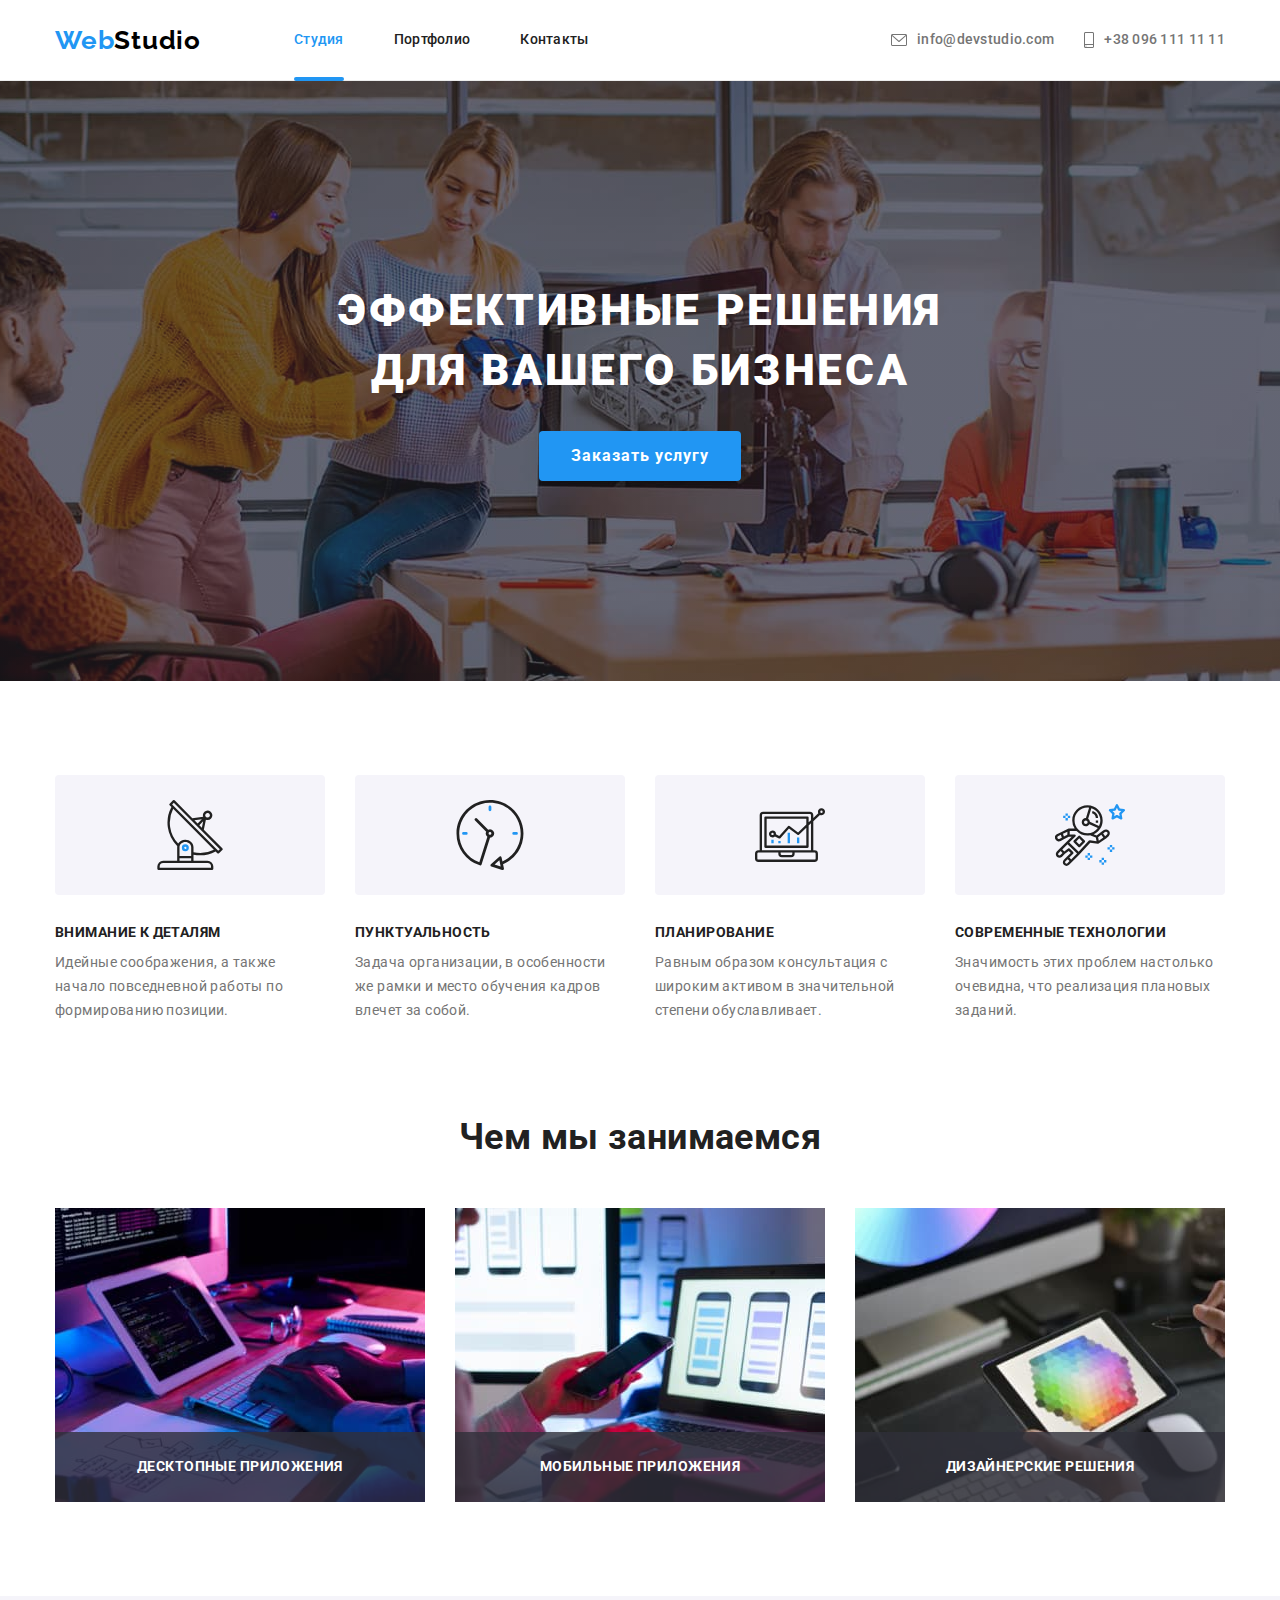
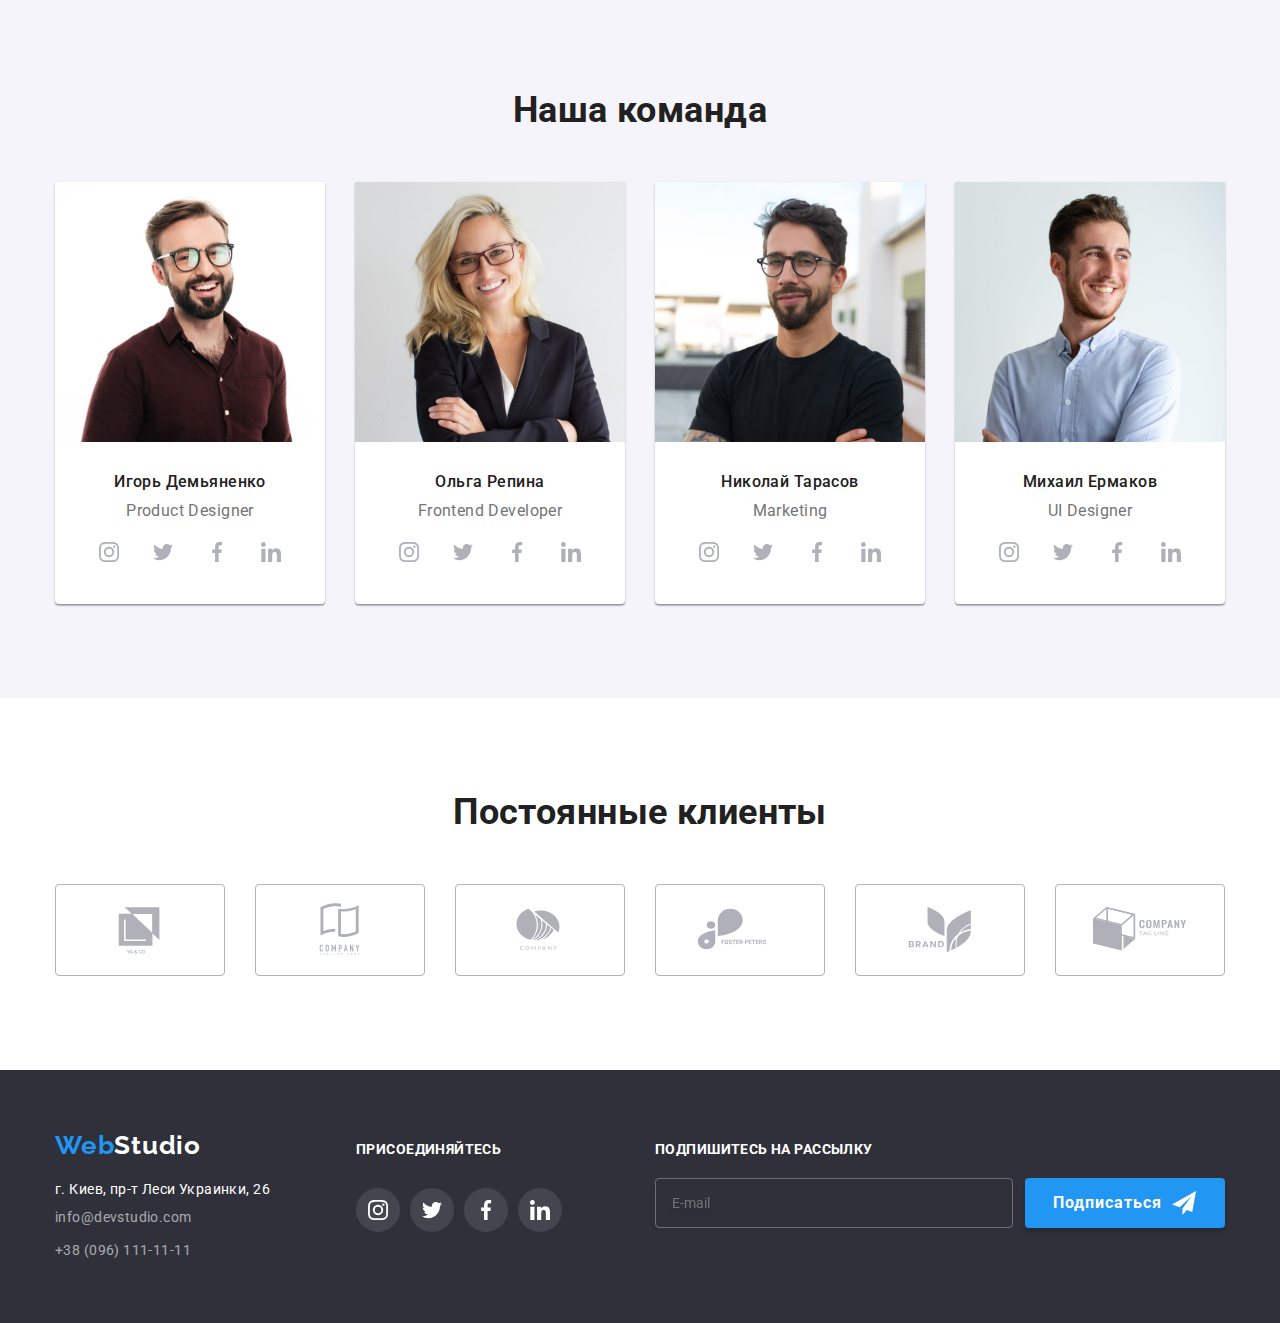
<file: index.html>
<!DOCTYPE html>
<html lang="ru">
  <head>
    <meta charset="UTF-8" />
    <meta http-equiv="X-UA-Compatible" content="IE=edge" />
    <meta name="viewport" content="width=device-width, initial-scale=1.0" />
    <title>WebStudio</title>

    <link rel="preconnect" href="https://fonts.googleapis.com" />
    <link rel="preconnect" href="https://fonts.gstatic.com" crossorigin />
    <link
      href="https://fonts.googleapis.com/css2?family=Raleway:wght@700&family=Roboto:wght@400;500;700;900&display=swap"
      rel="stylesheet"
    />
    <link
      rel="stylesheet"
      href="https://cdnjs.cloudflare.com/ajax/libs/modern-normalize/1.1.0/modern-normalize.min.css"
    />
    <link rel="stylesheet" href="./css/main.min.css" />
    <!-- <link rel="stylesheet" href="css/styles.css" /> -->
  </head>
  <body>
    <!-- Header -->
    <header class="header">
      <div class="container header__container">
        <a href="./index.html" class="logo"
          >Web<span class="logo__header">Studio</span></a
        >
        <nav class="navigation">
          <ul class="navigation__list">
            <li class="navigation__item">
              <a href="" class="navigation__link navigation__link--current"
                >Студия</a
              >
            </li>
            <li class="navigation__item">
              <a href="./portfolio.html" class="navigation__link">Портфолио</a>
            </li>
            <li class="navigation__item">
              <a href="" class="navigation__link">Контакты</a>
            </li>
          </ul>
        </nav>
        <ul class="contacts-list">
          <li class="contacts-list__item">
            <a href="mailto:info@devstudio.com" class="contacts-list__link"
              ><svg class="contacts-list__icon" width="16" height="12">
                <use href="./img/icons.svg#icon-email"></use></svg
              >info@devstudio.com</a
            >
          </li>
          <li class="contacts-list__item">
            <a href="tel:+380961111111" class="contacts-list__link"
              ><svg class="contacts-list__icon" width="10" height="16">
                <use href="./img/icons.svg#icon-smartphone"></use></svg
              >+38 096 111 11 11</a
            >
          </li>
        </ul>
      </div>
    </header>
    <main>
      <!-- Hero -->
      <section class="hero hero__overlay">
        <div class="container">
          <h1 class="hero__title">
            Эффективные решения<br />для вашего бизнеса
          </h1>
          <button type="button" class="button button--primary" data-modal-open>
            Заказать услугу
          </button>
        </div>
      </section>
      <!-- Benefits -->
      <section class="section">
        <div class="container">
          <!-- h2 hidden title -->
          <h2 class="title--visually-hidden">Основные преимущества</h2>
          <ul class="benefit-list">
            <li class="benefit-list__item">
              <div class="benefit-list__canvas">
                <svg class="benefit-list__icon">
                  <use href="./img/icons.svg#icon-antenna-1"></use>
                </svg>
              </div>
              <h3 class="benefit-list__title">Внимание к деталям</h3>
              <p class="benefit-list__description">
                Идейные соображения, а также начало повседневной работы по
                формированию позиции.
              </p>
            </li>
            <li class="benefit-list__item">
              <div class="benefit-list__canvas">
                <svg class="benefit-list__icon">
                  <use href="./img/icons.svg#icon-clock-1"></use>
                </svg>
              </div>
              <h3 class="benefit-list__title">Пунктуальность</h3>
              <p class="benefit-list__description">
                Задача организации, в особенности же рамки и место обучения
                кадров влечет за собой.
              </p>
            </li>
            <li class="benefit-list__item">
              <div class="benefit-list__canvas">
                <svg class="benefit-list__icon">
                  <use href="./img/icons.svg#icon-diagram-1"></use>
                </svg>
              </div>
              <h3 class="benefit-list__title">Планирование</h3>
              <p class="benefit-list__description">
                Равным образом консультация с широким активом в значительной
                степени обуславливает.
              </p>
            </li>
            <li class="benefit-list__item">
              <div class="benefit-list__canvas">
                <svg class="benefit-list__icon">
                  <use href="./img/icons.svg#icon-astronaut-1"></use>
                </svg>
              </div>
              <h3 class="benefit-list__title">Современные технологии</h3>
              <p class="benefit-list__description">
                Значимость этих проблем настолько очевидна, что реализация
                плановых заданий.
              </p>
            </li>
          </ul>
        </div>
      </section>
      <!-- Projects -->
      <section class="section--no-padding">
        <div class="container">
          <h2 class="title">Чем мы занимаемся</h2>
          <ul class="project-list">
            <li class="project-list__item">
              <div class="project-list__overlay">
                <img
                  src="./img/index_sq_jpg/box1.jpg"
                  alt="Верстаємо сайт"
                  width="370"
                />
                <p class="project-list__description">Десктопные приложения</p>
              </div>
            </li>
            <li class="project-list__item">
              <div class="project-list__overlay">
                <img
                  src="./img/index_sq_jpg/box2.jpg"
                  alt="Адаптуємо під моб версію"
                  width="370"
                />
                <p class="project-list__description">Мобильные приложения</p>
              </div>
            </li>
            <li class="project-list__item">
              <div class="project-list__overlay">
                <img
                  src="./img/index_sq_jpg/box3.jpg"
                  alt="Стилізуємо сайт"
                  width="370"
                />
                <p class="project-list__description">Дизайнерские решения</p>
              </div>
            </li>
          </ul>
        </div>
      </section>
      <!-- Team -->
      <section class="section section__team">
        <div class="container">
          <h2 class="title">Наша команда</h2>
          <ul class="team">
            <li class="team__card">
              <img
                src="./img/index_sq_jpg/img1.jpg"
                alt="Игорь Демьяненко"
                width="270"
              />
              <div class="team__info">
                <h3 class="team__title">Игорь Демьяненко</h3>
                <p class="team__description" lang="en">Product Designer</p>
                <ul class="social-net">
                  <li class="social-net__item">
                    <a href="" class="social-net__link">
                      <svg class="social-net__icon">
                        <use href="./img/icons.svg#icon-instagram-2"></use>
                      </svg>
                    </a>
                  </li>
                  <li class="social-net__item">
                    <a href="" class="social-net__link">
                      <svg class="social-net__icon">
                        <use href="./img/icons.svg#icon-twitter-1"></use>
                      </svg>
                    </a>
                  </li>
                  <li class="social-net__item">
                    <a href="" class="social-net__link">
                      <svg class="social-net__icon">
                        <use href="./img/icons.svg#icon-facebook-1"></use>
                      </svg>
                    </a>
                  </li>
                  <li class="social-net__item">
                    <a href="" class="social-net__link">
                      <svg class="social-net__icon">
                        <use href="./img/icons.svg#icon-linkedin-1"></use>
                      </svg>
                    </a>
                  </li>
                </ul>
              </div>
            </li>
            <li class="team__card">
              <img
                src="./img/index_sq_jpg/img2.jpg"
                alt="Ольга Репина"
                width="270"
              />
              <div class="team__info">
                <h3 class="team__title">Ольга Репина</h3>
                <p class="team__description" lang="en">Frontend Developer</p>
                <ul class="social-net">
                  <li class="social-net__item">
                    <a href="" class="social-net__link">
                      <svg class="social-net__icon">
                        <use href="./img/icons.svg#icon-instagram-2"></use>
                      </svg>
                    </a>
                  </li>
                  <li class="social-net__item">
                    <a href="" class="social-net__link">
                      <svg class="social-net__icon">
                        <use href="./img/icons.svg#icon-twitter-1"></use>
                      </svg>
                    </a>
                  </li>
                  <li class="social-net__item">
                    <a href="" class="social-net__link">
                      <svg class="social-net__icon">
                        <use href="./img/icons.svg#icon-facebook-1"></use>
                      </svg>
                    </a>
                  </li>
                  <li class="social-net__item">
                    <a href="" class="social-net__link">
                      <svg class="social-net__icon">
                        <use href="./img/icons.svg#icon-linkedin-1"></use>
                      </svg>
                    </a>
                  </li>
                </ul>
              </div>
            </li>
            <li class="team__card">
              <img
                src="./img/index_sq_jpg/img3.jpg"
                alt="Николай Тарасов"
                width="270"
              />
              <div class="team__info">
                <h3 class="team__title">Николай Тарасов</h3>
                <p class="team__description" lang="en">Marketing</p>
                <ul class="social-net">
                  <li class="social-net__item">
                    <a href="" class="social-net__link">
                      <svg class="social-net__icon">
                        <use href="./img/icons.svg#icon-instagram-2"></use>
                      </svg>
                    </a>
                  </li>
                  <li class="social-net__item">
                    <a href="" class="social-net__link">
                      <svg class="social-net__icon">
                        <use href="./img/icons.svg#icon-twitter-1"></use>
                      </svg>
                    </a>
                  </li>
                  <li class="social-net__item">
                    <a href="" class="social-net__link">
                      <svg class="social-net__icon">
                        <use href="./img/icons.svg#icon-facebook-1"></use>
                      </svg>
                    </a>
                  </li>
                  <li class="social-net__item">
                    <a href="" class="social-net__link">
                      <svg class="social-net__icon">
                        <use href="./img/icons.svg#icon-linkedin-1"></use>
                      </svg>
                    </a>
                  </li>
                </ul>
              </div>
            </li>
            <li class="team__card">
              <img
                src="./img/index_sq_jpg/img4.jpg"
                alt="Михаил Ермаков"
                width="270"
              />
              <div class="team__info">
                <h3 class="team__title">Михаил Ермаков</h3>
                <p class="team__description" lang="en">UI Designer</p>
                <ul class="social-net">
                  <li class="social-net__item">
                    <a href="" class="social-net__link">
                      <svg class="social-net__icon">
                        <use href="./img/icons.svg#icon-instagram-2"></use>
                      </svg>
                    </a>
                  </li>
                  <li class="social-net__item">
                    <a href="" class="social-net__link">
                      <svg class="social-net__icon">
                        <use href="./img/icons.svg#icon-twitter-1"></use>
                      </svg>
                    </a>
                  </li>
                  <li class="social-net__item">
                    <a href="" class="social-net__link">
                      <svg class="social-net__icon">
                        <use href="./img/icons.svg#icon-facebook-1"></use>
                      </svg>
                    </a>
                  </li>
                  <li class="social-net__item">
                    <a href="" class="social-net__link">
                      <svg class="social-net__icon">
                        <use href="./img/icons.svg#icon-linkedin-1"></use>
                      </svg>
                    </a>
                  </li>
                </ul>
              </div>
            </li>
          </ul>
        </div>
      </section>
      <!-- Clients -->
      <section class="section">
        <div class="container">
          <h2 class="title">Постоянные клиенты</h2>
          <ul class="clients">
            <li class="clients__item">
              <a href="" class="clients__link">
                <svg class="clients__icon">
                  <use href="./img/icons.svg#icon-Logo-1"></use>
                </svg>
              </a>
            </li>
            <li class="clients__item">
              <a href="" class="clients__link">
                <svg class="clients__icon">
                  <use href="./img/icons.svg#icon-Logo-2"></use>
                </svg>
              </a>
            </li>
            <li class="clients__item">
              <a href="" class="clients__link">
                <svg class="clients__icon">
                  <use href="./img/icons.svg#icon-Logo-3"></use>
                </svg>
              </a>
            </li>
            <li class="clients__item">
              <a href="" class="clients__link">
                <svg class="clients__icon">
                  <use href="./img/icons.svg#icon-Logo-4"></use>
                </svg>
              </a>
            </li>
            <li class="clients__item">
              <a href="" class="clients__link">
                <svg class="clients__icon">
                  <use href="./img/icons.svg#icon-Logo-5"></use>
                </svg>
              </a>
            </li>
            <li class="clients__item">
              <a href="" class="clients__link">
                <svg class="clients__icon">
                  <use href="./img/icons.svg#icon-Logo-6"></use>
                </svg>
              </a>
            </li>
          </ul>
        </div>
      </section>
    </main>
    <!-- Footer -->
    <footer class="footer">
      <div class="container footer__container">
        <div class="footer__info">
          <a href="" class="logo"
            >Web<span class="logo__footer">Studio</span></a
          >
          <address class="footer__address">
            г. Киев, пр-т Леси Украинки, 26
          </address>
          <ul class="footer__contacts">
            <li>
              <a href="mailto:info@devstudio.com" class="footer__link"
                >info@devstudio.com</a
              >
            </li>
            <li>
              <a href="tel:+380961111111" class="footer__link"
                >+38 (096) 111-11-11</a
              >
            </li>
          </ul>
        </div>
        <div class="footer__social-net">
          <h2 class="footer__title">Присоединяйтесь</h2>
          <ul class="footer__social-net-list">
            <li class="footer__social-net-item">
              <a href="" class="footer__social-net-link">
                <svg class="footer__social-icon">
                  <use href="./img/icons.svg#icon-instagram-2"></use>
                </svg>
              </a>
            </li>
            <li class="social-net-item">
              <a href="" class="footer__social-net-link">
                <svg class="footer__social-icon">
                  <use href="./img/icons.svg#icon-twitter-1"></use>
                </svg>
              </a>
            </li>
            <li class="footer__social-net-item">
              <a href="" class="footer__social-net-link">
                <svg class="footer__social-icon">
                  <use href="./img/icons.svg#icon-facebook-1"></use>
                </svg>
              </a>
            </li>
            <li class="footer__social-net-item">
              <a href="" class="footer__social-net-link">
                <svg class="footer__social-icon">
                  <use href="./img/icons.svg#icon-linkedin-1"></use>
                </svg>
              </a>
            </li>
          </ul>
        </div>
        <div class="footer__mailing">
          <h2 class="footer__title">Подпишитесь на рассылку</h2>
          <div class="footer__form">
            <input type="text" class="footer__input" placeholder="E-mail" />
            <button type="button" class="button--mailing">
              Подписатьcя<svg class="button__icon" width="24" height="24">
                <use href="./img/icons.svg#icon-send"></use>
              </svg>
            </button>
          </div>
        </div>
      </div>
    </footer>
    <!-- Modal -->
    <div class="backdrop backdrop--is-hidden backdrop__modal" data-modal>
      <div class="modal">
        <button type="button" class="modal__button--close" data-modal-close>
          <svg class="modal__icon--close" width="11" height="11">
            <use href="./img/icons.svg#icon-close-black"></use>
          </svg>
        </button>
        <div class="modal__form-frame">
          <p class="modal__title">Оставьте свои данные, мы вам перезвоним</p>
          <form class="form js-submit-form">
            <p class="form__field">
              <label for="name" class="form__label">Имя</label>
              <input type="text" name="name" id="name" class="form__input" />
              <svg class="form__input-icon" width="18" height="18">
                <use href="./img/icons.svg#icon-person-black"></use>
              </svg>
            </p>
            <p class="form__field">
              <label for="tel" class="form__label">Телефон</label>
              <input type="tel" name="tel" id="tel" class="form__input" />
              <svg class="form__input-icon" width="18" height="18">
                <use href="./img/icons.svg#icon-phone-black"></use>
              </svg>
            </p>
            <p class="form__field">
              <label for="mail" class="form__label">Почта</label>
              <input type="email" name="mail" id="mail" class="form__input" />
              <svg class="form__input-icon" width="18" height="18">
                <use href="./img/icons.svg#icon-email-black"></use>
              </svg>
            </p>
            <p class="form__field">
              <label for="comment" class="form__label">Комментарий</label>
              <textarea
                class="form__comment-area"
                name="comment"
                id="comment"
                cols="30"
                rows="10"
                placeholder="Введите текст"
              ></textarea>
            </p>
            <p class="checkbox">
              <label for="mailing" class="checkbox__label">
                <input
                  class="checkbox__input"
                  type="checkbox"
                  name="mailing"
                  value="mailing"
                  id="mailing"
                />
                <svg class="checkbox__icon-check" width="16" height="15">
                  <use href="./img/icons.svg#icon-check-1"></use>
                </svg>
                <svg class="checkbox__icon" width="16" height="15">
                  <use href="./img/icons.svg#icon-checkbox"></use>
                </svg>
                Соглашаюсь с рассылкой и принимаю
                <a href="" class="checkbox__link">Условия договора</a>
              </label>
            </p>
            <button type="submit" class="button button--primary">
              Отправить
            </button>
          </form>
        </div>
      </div>
    </div>
    <script src="./js/modal.js"></script>
    <script>
      (() => {
        document
          .querySelector(".js-submit-form")
          .addEventListener("submit", (e) => {
            e.preventDefault();

            new FormData(e.currentTarget).forEach((value, name) =>
              console.log("${name}: ${value}")
            );
          });
      })();
    </script>
  </body>
</html>
</file>
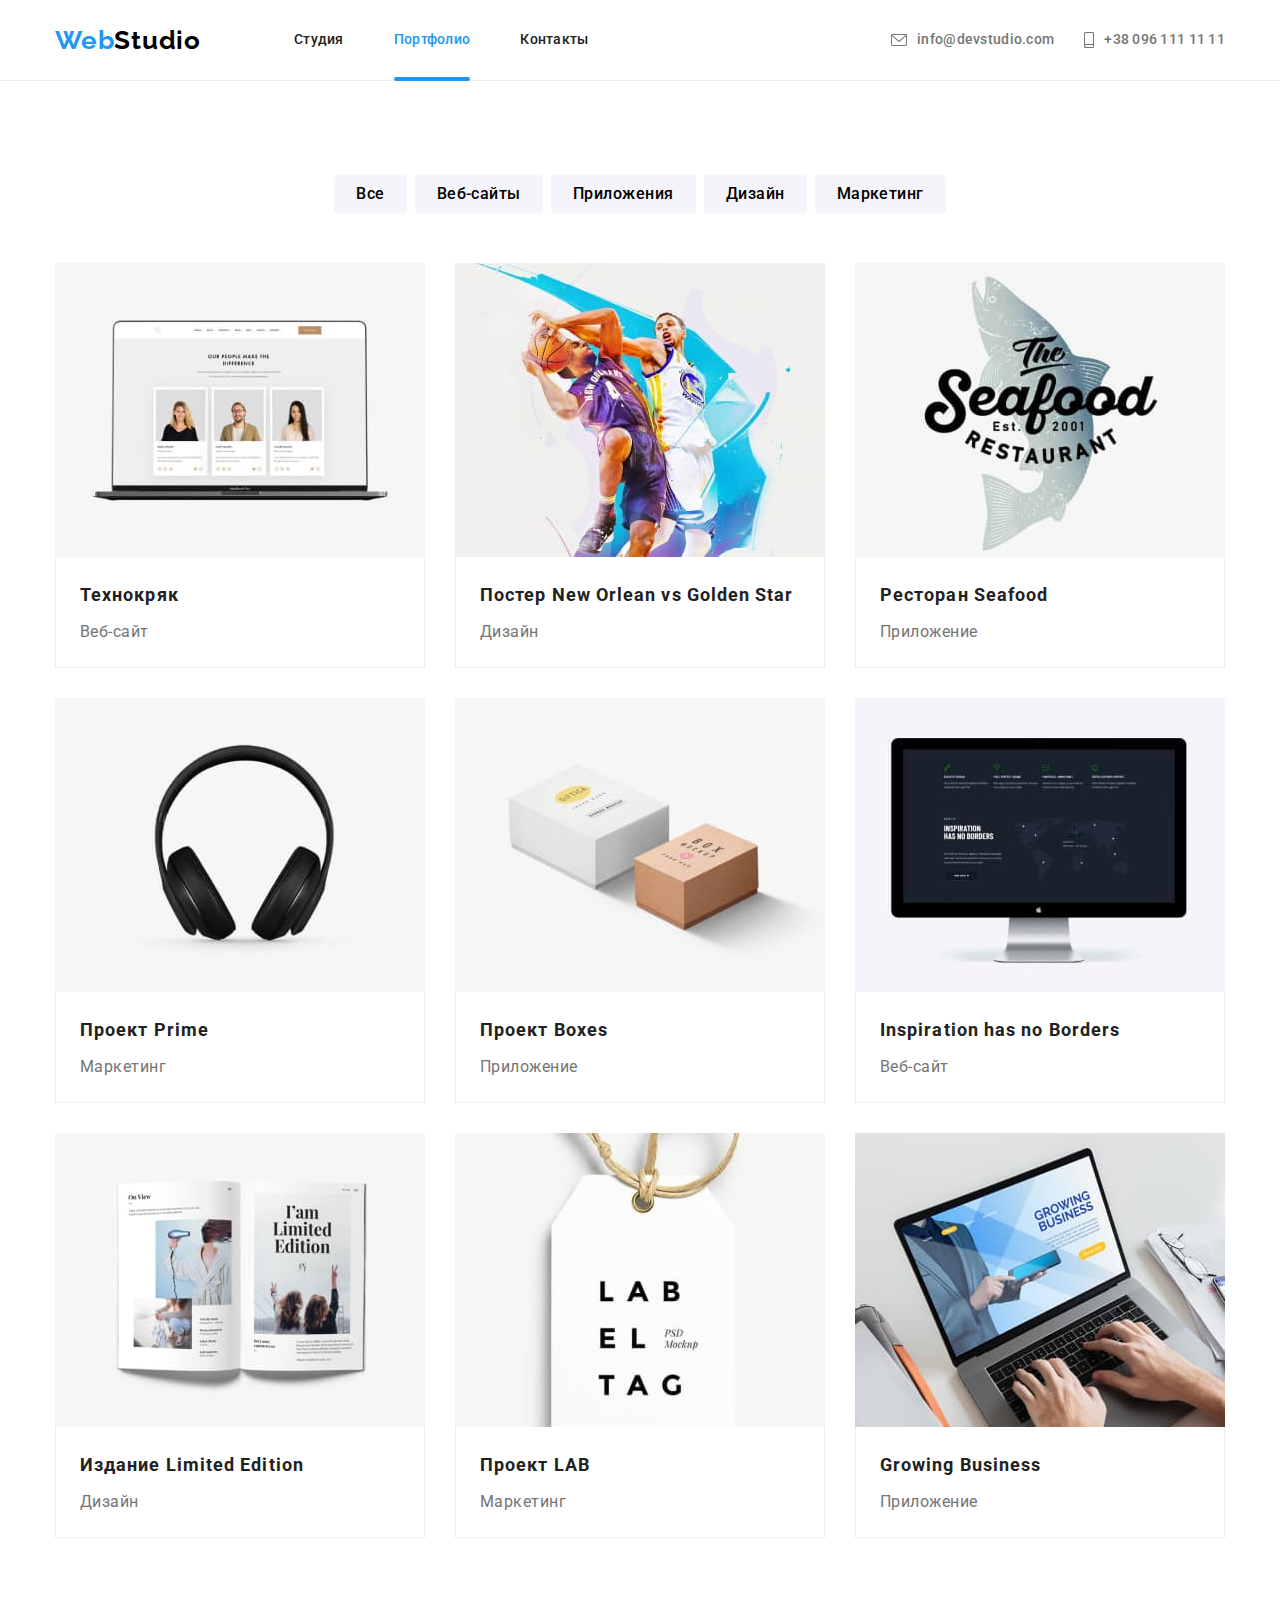
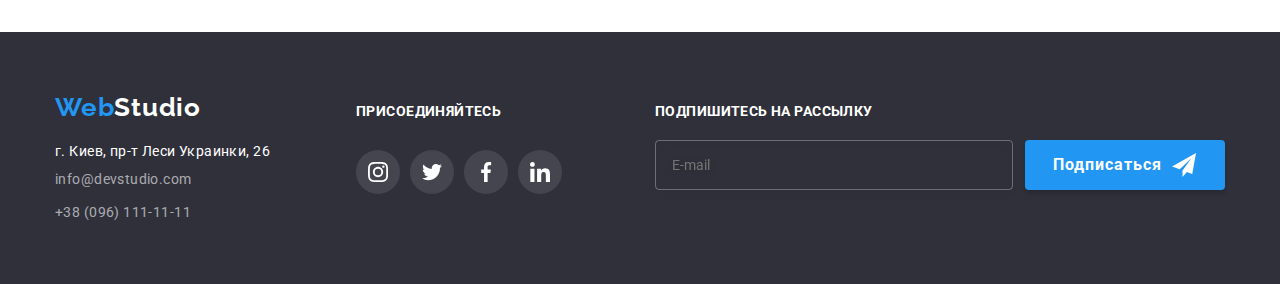
<file: portfolio.html>
<!DOCTYPE html>
<html lang="ru">
  <head>
    <meta charset="UTF-8" />
    <meta http-equiv="X-UA-Compatible" content="IE=edge" />
    <meta name="viewport" content="width=device-width, initial-scale=1.0" />
    <title>Portfolio</title>

    <link rel="preconnect" href="https://fonts.googleapis.com" />
    <link rel="preconnect" href="https://fonts.gstatic.com" crossorigin />
    <link
      href="https://fonts.googleapis.com/css2?family=Raleway:wght@700&family=Roboto:wght@400;500;700;900&display=swap"
      rel="stylesheet"
    />
    <link
      rel="stylesheet"
      href="https://cdnjs.cloudflare.com/ajax/libs/modern-normalize/1.1.0/modern-normalize.min.css"
    />
    <link rel="stylesheet" href="./css/main.min.css" />
    <!-- <link rel="stylesheet" href="css/styles.css" /> -->
  </head>
  <body>
    <!-- Header -->
    <header class="header">
      <div class="container header__container">
        <a href="./index.html" class="logo"
          >Web<span class="logo__header">Studio</span></a
        >
        <nav class="navigation">
          <ul class="navigation__list">
            <li class="navigation__item">
              <a href="./index.html" class="navigation__link">Студия</a>
            </li>
            <li class="navigation__item">
              <a href="" class="navigation__link navigation__link--current"
                >Портфолио</a
              >
            </li>
            <li class="navigation__item">
              <a href="" class="navigation__link">Контакты</a>
            </li>
          </ul>
        </nav>
        <ul class="contacts-list">
          <li class="contacts-list__item">
            <a href="mailto:info@devstudio.com" class="contacts-list__link"
              ><svg class="contacts-list__icon" width="16" height="12">
                <use href="./img/icons.svg#icon-email"></use></svg
              >info@devstudio.com</a
            >
          </li>
          <li class="contacts-list__item">
            <a href="tel:+380961111111" class="contacts-list__link"
              ><svg class="contacts-list__icon" width="10" height="16">
                <use href="./img/icons.svg#icon-smartphone"></use></svg
              >+38 096 111 11 11</a
            >
          </li>
        </ul>
      </div>
    </header>
    <!-- main -->
    <main>
      <section class="section">
        <!-- h2 скрытый заголовок -->
        <h2 class="title--visually-hidden">Фильтр по разделам</h2>
        <ul class="filter">
          <li class="filter__item">
            <button type="button" class="button button--secondary">Все</button>
          </li>
          <li class="filter__item">
            <button type="button" class="button button--secondary">
              Веб-сайты
            </button>
          </li>
          <li class="filter__item">
            <button type="button" class="button button--secondary">
              Приложения
            </button>
          </li>
          <li class="filter__item">
            <button type="button" class="button button--secondary">
              Дизайн
            </button>
          </li>
          <li class="filter__item">
            <button type="button" class="button button--secondary">
              Маркетинг
            </button>
          </li>
        </ul>
        <div class="container">
          <!-- h2 скрытый заголовок -->
          <h2 class="title--visually-hidden">Портфолио</h2>
          <ul class="portfolio-list">
            <li class="portfolio-card">
              <a href="" class="portfolio-card__link">
                <div class="portfolio-card__thumb">
                  <img
                    src="./img/portfolio_sq_jpg/group1.jpg"
                    alt="Открытый ноутбук"
                    width="370"
                  />
                  <p class="portfolio-card__overlay">
                    Ресурс предлагает комплексные предложения с разным уровнем
                    функционала и сервисов. Все это позволит посетителю получить
                    исчерпывающие сведения о компании или частном лице.
                  </p>
                </div>
                <div class="portfolio-card__info">
                  <h3 class="portfolio-card__title">Технокряк</h3>
                  <p class="portfolio-card__describtion">Веб-сайт</p>
                </div>
              </a>
            </li>
            <li class="portfolio-card">
              <a href="" class="portfolio-card__link">
                <div class="portfolio-card__thumb">
                  <img
                    src="./img/portfolio_sq_jpg/group2.jpg"
                    alt="Постер с баскетболистами"
                    width="370"
                  />
                  <div class="portfolio-card__overlay">
                    <p>
                      Ресурс предлагает комплексные предложения с разным уровнем
                      функционала и сервисов. Все это позволит посетителю
                      получить исчерпывающие сведения о компании или частном
                      лице.
                    </p>
                  </div>
                </div>
                <div class="portfolio-card__info">
                  <h3 class="portfolio-card__title">
                    Постер New Orlean vs Golden Star
                  </h3>
                  <p class="portfolio-card__describtion">Дизайн</p>
                </div>
              </a>
            </li>
            <li class="portfolio-card">
              <a href="" class="portfolio-card__link">
                <div class="portfolio-card__thumb">
                  <img
                    src="./img/portfolio_sq_jpg/group3.jpg"
                    alt="Логотип рыбного ресторана"
                    width="370"
                  />
                  <p class="portfolio-card__overlay">
                    Ресурс предлагает комплексные предложения с разным уровнем
                    функционала и сервисов. Все это позволит посетителю получить
                    исчерпывающие сведения о компании или частном лице.
                  </p>
                </div>
                <div class="portfolio-card__info">
                  <h3 class="portfolio-card__title">Ресторан Seafood</h3>
                  <p class="portfolio-card__describtion">Приложение</p>
                </div>
              </a>
            </li>
            <li class="portfolio-card">
              <a href="" class="portfolio-card__link">
                <div class="portfolio-card__thumb">
                  <img
                    src="./img/portfolio_sq_jpg/group4.jpg"
                    alt="Наушники"
                    width="370"
                  />
                  <p class="portfolio-card__overlay">
                    Ресурс предлагает комплексные предложения с разным уровнем
                    функционала и сервисов. Все это позволит посетителю получить
                    исчерпывающие сведения о компании или частном лице.
                  </p>
                </div>
                <div class="portfolio-card__info">
                  <h3 class="portfolio-card__title">Проект Prime</h3>
                  <p class="portfolio-card__describtion">Маркетинг</p>
                </div>
              </a>
            </li>
            <li class="portfolio-card">
              <a href="" class="portfolio-card__link">
                <div class="portfolio-card__thumb">
                  <img
                    src="./img/portfolio_sq_jpg/group5.jpg"
                    alt="2 коробки"
                    width="370"
                  />
                  <p class="portfolio-card__overlay">
                    Ресурс предлагает комплексные предложения с разным уровнем
                    функционала и сервисов. Все это позволит посетителю получить
                    исчерпывающие сведения о компании или частном лице.
                  </p>
                </div>
                <div class="portfolio-card__info">
                  <h3 class="portfolio-card__title">Проект Boxes</h3>
                  <p class="portfolio-card__describtion">Приложение</p>
                </div>
              </a>
            </li>
            <li class="portfolio-card">
              <a href="" class="portfolio-card__link">
                <div class="portfolio-card__thumb">
                  <img
                    src="./img/portfolio_sq_jpg/group6.jpg"
                    alt="Монитор"
                    width="370"
                  />
                  <p class="portfolio-card__overlay">
                    Ресурс предлагает комплексные предложения с разным уровнем
                    функционала и сервисов. Все это позволит посетителю получить
                    исчерпывающие сведения о компании или частном лице.
                  </p>
                </div>
                <div class="portfolio-card__info">
                  <h3 class="portfolio-card__title">
                    Inspiration has no Borders
                  </h3>
                  <p class="portfolio-card__describtion">Веб-сайт</p>
                </div>
              </a>
            </li>
            <li class="portfolio-card">
              <a href="" class="portfolio-card__link">
                <div class="portfolio-card__thumb">
                  <img
                    src="./img/portfolio_sq_jpg/group7.jpg"
                    alt="Книга"
                    width="370"
                  />
                  <p class="portfolio-card__overlay">
                    Ресурс предлагает комплексные предложения с разным уровнем
                    функционала и сервисов. Все это позволит посетителю получить
                    исчерпывающие сведения о компании или частном лице.
                  </p>
                </div>
                <div class="portfolio-card__info">
                  <h3 class="portfolio-card__title">Издание Limited Edition</h3>
                  <p class="portfolio-card__describtion">Дизайн</p>
                </div>
              </a>
            </li>
            <li class="portfolio-card">
              <a href="" class="portfolio-card__link">
                <div class="portfolio-card__thumb">
                  <img
                    src="./img/portfolio_sq_jpg/group8.jpg"
                    alt="Бирка"
                    width="370"
                  />
                  <p class="portfolio-card__overlay">
                    Ресурс предлагает комплексные предложения с разным уровнем
                    функционала и сервисов. Все это позволит посетителю получить
                    исчерпывающие сведения о компании или частном лице.
                  </p>
                </div>
                <div class="portfolio-card__info">
                  <h3 class="portfolio-card__title">Проект LAB</h3>
                  <p class="portfolio-card__describtion">Маркетинг</p>
                </div>
              </a>
            </li>
            <li class="portfolio-card">
              <a href="" class="portfolio-card__link">
                <div class="portfolio-card__thumb">
                  <img
                    src="./img/portfolio_sq_jpg/group9.jpg"
                    alt="Работа на ноутбуке"
                    width="370"
                  />
                  <p class="portfolio-card__overlay">
                    Ресурс предлагает комплексные предложения с разным уровнем
                    функционала и сервисов. Все это позволит посетителю получить
                    исчерпывающие сведения о компании или частном лице.
                  </p>
                </div>
                <div class="portfolio-card__info">
                  <h3 class="portfolio-card__title">Growing Business</h3>
                  <p class="portfolio-card__describtion">Приложение</p>
                </div>
              </a>
            </li>
          </ul>
        </div>
      </section>
    </main>
    <!-- Footer -->
    <footer class="footer">
      <div class="container footer__container">
        <div class="footer__info">
          <a href="" class="logo"
            >Web<span class="logo__footer">Studio</span></a
          >
          <address class="footer__address">
            г. Киев, пр-т Леси Украинки, 26
          </address>
          <ul class="footer__contacts">
            <li>
              <a href="mailto:info@devstudio.com" class="footer__link"
                >info@devstudio.com</a
              >
            </li>
            <li>
              <a href="tel:+380961111111" class="footer__link"
                >+38 (096) 111-11-11</a
              >
            </li>
          </ul>
        </div>
        <div class="footer__social-net">
          <h2 class="footer__title">Присоединяйтесь</h2>
          <ul class="footer__social-net-list">
            <li class="footer__social-net-item">
              <a href="" class="footer__social-net-link">
                <svg class="footer__social-icon">
                  <use href="./img/icons.svg#icon-instagram-2"></use>
                </svg>
              </a>
            </li>
            <li class="footer__social-net-item">
              <a href="" class="footer__social-net-link">
                <svg class="footer__social-icon">
                  <use href="./img/icons.svg#icon-twitter-1"></use>
                </svg>
              </a>
            </li>
            <li class="footer__social-net-item">
              <a href="" class="footer__social-net-link">
                <svg class="footer__social-icon">
                  <use href="./img/icons.svg#icon-facebook-1"></use>
                </svg>
              </a>
            </li>
            <li class="footer__social-net-item">
              <a href="" class="footer__social-net-link">
                <svg class="footer__social-icon">
                  <use href="./img/icons.svg#icon-linkedin-1"></use>
                </svg>
              </a>
            </li>
          </ul>
        </div>
        <div class="footer__mailing">
          <h2 class="footer__title">Подпишитесь на рассылку</h2>
          <div class="footer__form">
            <input type="text" class="footer__input" placeholder="E-mail" />
            <button type="button" class="button--mailing">
              Подписаться<svg class="button__icon" width="24" height="24">
                <use href="./img/icons.svg#icon-send"></use>
              </svg>
            </button>
          </div>
        </div>
      </div>
    </footer>
  </body>
</html>
</file>
<file: css/styles.css>
:root {
  --logo-black-txt: #000;
  --logo-white-txt: #fff;
  --primary-txt-color: #757575;
  --title-txt-color: #212121;
  --accent-txt-color: #2196f3;
  --hero-txt-color: #fff;
  --team-bg-color: #f5f4fa;
  --team-card-bg-color: #fff;
  --portfolio-card-bg-color: #fff;
  --address-txt: #fff;
  --address-txt-contacts: rgba(255, 255, 255, 0.6);
  --accent-bg-color: #2f303a;
  --primary-bg-color: #ffffff;
  --button-bg-color: #2196f3;
  --button-bg-act-color: #188ce8;
  --button-txt-color: #ffffff;
  --button-filter-bg-color: #f5f4fa;
  --button-filter-txt-color: #000;
  --button-filter-bg-act-color: #2196f3;
  --icon-color: #afb1b8;
}

body {
  background-color: var(--primary-bg-color);
  color: var(--primary-txt-color);
  font-family: "Roboto";
  font-style: normal;
  font-weight: 400;
  font-size: 14px;
  letter-spacing: 0.03em;
}

h1,
h2,
h3,
h4,
h5,
h6,
p {
  margin-top: 0;
  margin-bottom: 0;
}

ul {
  margin: 0;
  padding-left: 0;
  list-style: none;
}

img {
  display: block;
  max-width: 100%;
  height: auto;
}

a {
  cursor: pointer;
  text-decoration: none;
}

/* header {
  padding-top: 24px;
  padding-bottom: 25px;
} */

/* #212121 цвет заголовков */
/* #757575 цвет основного текста */
/* #FFFFFF цвет Hero */
/* #FFFFFF rgba(255, 255, 255, 0.6) вспомагательный к Hero цвету */
/* #2196F3 цвет акцент - ссылок и части логотипа */

/* #E5E5E5 - цвет основного фона*/
/* #EEEEEE - цвет обводки основных секции */
/* #2F303A - цвет фона Hero, темный фон */
/* #000000 - цвет обводки темного фона */
/* #2196F3 цвет акцент - кнопки при hover и focus */
/* #F5F4FA цвет кнопки фильтра в дефолтном состоянии */

/* Utilits */

.visually-hidden {
  position: absolute;
  width: 1px;
  height: 1px;
  margin: -1px;
  border: 0;
  padding: 0;
  white-space: nowrap;
  clip-path: inset(100%);
  clip: rect(0 0 0 0);
  overflow: hidden;
}

/* Header */

.page-header {
  border-bottom: 1px solid #ececec;
  /* padding-top: 24px;
  padding-bottom: 25px; */
}

.logo {
  color: var(--accent-txt-color);
  font-family: "Raleway", sans-serif;
  font-weight: 700;
  font-size: 26px;
  line-height: 1.19;
  letter-spacing: 0.03em;
  /* text-decoration: none; */
  display: inline-block;
}

/* .logo.black {
  color: var(--logo-black-txt);
} */

.logo.white {
  color: var(--logo-white-txt);
}

/* Site nav */

/* .page-header .container {
  display: flex;
  align-items: center;
}

.site-nav {
  display: flex;
  margin-left: 93px;
} */

/* .site-nav .link, */
.contacts-nav .link {
  display: inline-block;
  padding-top: 32px;
  padding-bottom: 32px;
}

.contacts-nav {
  display: flex;
  margin-left: auto;
}

.contacts-nav .cont-nav-header + .cont-nav-header {
  margin-left: 50px;
}

/* .cont-nav-header .link + .link {
  margin-left: 50px;
} */

/* .site-nav .item {
  margin-right: 50px;
} */

/* .site-nav .item:not(:last-child) {
  margin-right: 50px;
} */

/* .site-nav, */
.contacts-nav {
  font-weight: 500;
  line-height: 1.14;
  letter-spacing: 0.02em;
}

.link,
.cont-nav-header,
.cont-nav-footer {
  text-decoration: none;
  display: inline-block;
}

/* .site-nav .link {
  color: var(--title-txt-color);
  position: relative;

  transition: color 250ms cubic-bezier(0.4, 0, 0.2, 1);
} */
/* .site-nav .link:hover,
.site-nav .link:focus {
  color: var(--accent-txt-color);
} */

/* .site-nav .link.current {
  color: var(--accent-txt-color);
} */

/* .site-nav .link.current::after {
  content: "";

  position: absolute;
  right: 0;
  bottom: -1px;

  display: block;
  width: 100%;
  height: 4px;
  border-radius: 2px;
  background-color: currentColor;

  opacity: 1;

  transition: opacity 250ms cubic-bezier(0.4, 0, 0.2, 1);
} */

.contacts-nav .link {
  color: var(--primary-txt-color);

  transition: color 250ms cubic-bezier(0.4, 0, 0.2, 1);
}
.contacts-nav .link:hover,
.contacts-nav .link:focus {
  color: var(--accent-txt-color);
}

.cont-nav-header .link {
  display: flex;
  align-items: center;
}

.icon-nav {
  display: block;
  margin-right: 10px;
  fill: currentColor;
}

/* .icon-nav:hover,
.icon-nav:focus {
  fill: var(--accent-txt-color);
} */

/* Container */

.container {
  width: 1200px;
  margin: 0 auto;
  padding-left: 15px;
  padding-right: 15px;
}

/* Section */

.section,
.section.team,
.section.portfolio {
  padding-top: 94px;
  padding-bottom: 94px;
}

.no-padding {
  padding-top: 0;
  padding-bottom: 94px;
}

.section-title {
  margin-top: 0;
  margin-bottom: 50px;
  color: var(--title-txt-color);
  font-weight: 700;
  font-size: 36px;
  line-height: 1.16;
  text-align: center;
}

/* Hero */

.hero-section {
  background-color: var(--accent-bg-color);
  text-align: center;
}

.hero-overlay {
  max-width: 1600px;
  height: 600px;
  margin-left: auto;
  margin-right: auto;

  background-image: linear-gradient(
      to right,
      rgba(47, 48, 58, 0.4),
      rgba(47, 48, 58, 0.4)
    ),
    url(../img/index_sq_jpg/Hero-bg.jpg);
  background-color: #c4c4c4;
  background-position: center;
}

.hero-title {
  margin-top: 0;
  margin-bottom: 30px;
  color: var(--hero-txt-color);
  font-weight: 900;
  font-size: 44px;
  line-height: 1.36;
  letter-spacing: 0.06em;
  text-transform: uppercase;
}

.hero-info {
  padding-top: 200px;
  padding-bottom: 200px;
}

/* Modal */

.backdrop {
  position: fixed;
  top: 0;
  left: 0;
  width: 100%;
  height: 100%;
  background-color: rgba(0, 0, 0, 0.2);
  opacity: 1;
  transition: opacity 250ms cubic-bezier(0.4, 0, 0.2, 1),
    visibility 250ms cubic-bezier(0.4, 0, 0.2, 1);
}

.backdrop.is-hidden {
  visibility: hidden;
  opacity: 0;
  pointer-events: none;
}

.backdrop.is-hidden .modal {
  transform: translate(-50%, -50%) scale(0.5);
  opacity: 0;
  pointer-events: none;
}

.modal {
  position: absolute;
  /* z-index: 1; */
  top: 50%;
  left: 50%;
  width: 528px;
  min-height: 581px;
  border-radius: 4px;
  /* padding: 40px; */

  background-color: var(--primary-bg-color);
  box-shadow: 0px 1px 3px rgba(0, 0, 0, 0.12), 0px 1px 1px rgba(0, 0, 0, 0.14),
    0px 2px 1px rgba(0, 0, 0, 0.2);

  transform: translate(-50%, -50%) scale(1);
  transition: transform 250ms cubic-bezier(0.4, 0, 0.2, 1),
    opacity 250ms cubic-bezier(0.4, 0, 0.2, 1);
  opacity: 1;
}

.modal-close {
  position: absolute;
  z-index: 1;
  display: flex;
  justify-content: center;
  align-items: center;
  width: 30px;
  height: 30px;
  border-radius: 50%;
  background: #ffffff;
  border: 1px solid rgba(0, 0, 0, 0.1);
  margin-top: 8px;
  margin-left: 490px;
  cursor: pointer;
}

.modal-icon {
  transition: fill 250ms cubic-bezier(0.4, 0, 0.2, 1);
}

.modal-icon:hover,
.modal-icon:focus {
  fill: var(--button-bg-color);
}

.modal-title {
  font-family: inherit;
  font-weight: 700;
  font-size: 20px;
  line-height: 1.15;
  text-align: center;
  letter-spacing: 0.03em;
  color: var(--title-txt-color);
  margin-bottom: 12px;
}

.modal-form {
  position: absolute;
  padding: 40px;
}

/* Form */

.form {
  display: flex;
  flex-direction: column;
  align-items: center;
  width: 448px;
  /* outline: 2px solid red; */
}

.form-field {
  position: relative;
  display: flex;
  width: 100%;
  flex-direction: column;
  /* outline: 2px solid green; */
  margin-bottom: 10px;
}

.form-input {
  height: 40px;
  border: 1px solid rgba(33, 33, 33, 0.2);
  border-radius: 4px;
  padding: 11px 12px 11px 42px;
  outline: none;

  transition: border 250ms cubic-bezier(0.4, 0, 0.2, 1);
}

.input-icon {
  position: absolute;
  top: 50%;
  left: 12px;

  transition: fill 250ms cubic-bezier(0.4, 0, 0.2, 1);
}

.form-field:hover .input-icon,
.form-field:focus .input-icon {
  cursor: pointer;
  fill: var(--button-bg-color);
}

.form-field:hover .form-input,
.form-field:focus .form-input {
  cursor: pointer;
  border: 1px solid var(--accent-txt-color);
}

.form-label:active .form-input {
  outline: none;
}

.form-input:hover,
.form-input:focus {
  cursor: pointer;
  border: 1px solid var(--accent-txt-color);
  outline: none;
}

.form-input:hover + .input-icon,
.form-input:focus + .input-icon {
  fill: var(--button-bg-color);
}

.form-label {
  font-size: 12px;
  line-height: 1.16;
  letter-spacing: 0.01em;
  color: var(--primary-txt-color);
  margin-bottom: 4px;
}

/* comment */

.form-field:nth-child(4) {
  margin-bottom: 0;
}

.comment-area {
  resize: none;
  width: 448px;
  height: 120px;

  font-family: inherit;
  line-height: 1.16;
  letter-spacing: 0.01em;

  border: 1px solid rgba(33, 33, 33, 0.2);
  border-radius: 4px;
  padding: 12px 16px;
  margin-bottom: 20px;
  outline: none;

  transition: border 250ms cubic-bezier(0.4, 0, 0.2, 1);
}

.comment-area::placeholder {
  color: rgba(117, 117, 117, 0.5);
}

.comment-area:hover,
.comment-area:focus {
  cursor: pointer;
  border: 1px solid var(--button-bg-color);
}

/* checkbox */

.checkbox {
  display: flex;
  margin-left: auto;
  margin-right: auto;
  margin-bottom: 30px;
}

.checkbox input {
  position: absolute;
  opacity: 0;
}

.checkbox label {
  position: relative;
  display: flex;
  align-items: center;
  justify-content: space-between;

  width: 425px;
  line-height: 1.71;
  cursor: pointer;
}

/* .checkbox span {
  display: block;
} */

.icon-checkbox {
  display: block;
  fill: var(--title-txt-color);
  /* margin-right: 8px; */

  transition: fill 250ms cubic-bezier(0.4, 0, 0.2, 1);
}

.icon-checkbox:hover,
.icon-checkbox:focus {
  cursor: pointer;
  fill: var(--accent-txt-color);
}

.icon-checkbox-check {
  position: absolute;
  display: block;
  top: 50%;
  left: 0;
  transform: translateY(-50%);
  opacity: 0;

  transition: fill 250ms cubic-bezier(0.4, 0, 0.2, 1);
}

.checkbox input:checked + .icon-checkbox-check {
  opacity: 1;
}

.checkbox-link {
  /* position: relative; */
  display: inline-block;
  /* margin-left: 4px; */
  color: var(--accent-txt-color);
  text-decoration: underline;
}

/* .checkbox-link::after {
  content: " ";

  position: absolute;
  right: 0;
  top: 18px;

  display: block;
  width: 100%;
  height: 1px;
  background-color: currentColor;
} */

/* Benefits */

.benefit-list,
.projects-list,
.team-list {
  display: flex;
}

.benefit-item {
  width: 270px;
}

.benefit-item-icon {
  display: flex;
  width: 270px;
  height: 120px;
  border-radius: 4px;
  background-color: var(--button-filter-bg-color);
  justify-content: center;
  align-items: center;
  margin-bottom: 30px;
}

.benefit-icon {
  display: block;
  width: 70px;
  height: 70px;
}

.benefit-item:not(:last-child),
.projects-item:not(:last-child),
.team-card:not(:last-child) {
  margin-right: 30px;
}

.benefit-list .title {
  color: var(--title-txt-color);
  font-weight: 700;
  font-size: 14px;
  line-height: 1.14;
  text-transform: uppercase;
  margin-top: 0;
  margin-bottom: 10px;
}

.benefit-list .description {
  margin-top: 0;
  color: var(--primary-txt-color);
  line-height: 1.71;
}

/* Projects */

.project-overlay {
  position: relative;
}

.project-descr {
  display: block;
  position: absolute;
  bottom: 0;
  left: 0;
  width: 100%;
  padding: 27px 82px 27px 83px;
  background: rgba(47, 48, 58, 0.8);
  color: var(--address-txt);
  font-weight: 700;
  font-size: 14px;
  line-height: 1.14;
  text-align: center;
  letter-spacing: 0.03em;
  text-transform: uppercase;
}

/* Team */

.section.team {
  background-color: var(--team-bg-color);
}

.team-list .title {
  color: var(--title-txt-color);
  font-weight: 500;
  font-size: 16px;
  line-height: 1.19;
  text-align: center;
}

.team-list .description {
  color: var(--primary-txt-color);
  font-size: 16px;
  line-height: 1.19;
  text-align: center;
  margin-top: 10px;
}

.team-card {
  background-color: var(--team-card-bg-color);
  width: 270px;
  box-shadow: 0px 1px 3px rgba(0, 0, 0, 0.12), 0px 1px 1px rgba(0, 0, 0, 0.14),
    0px 2px 1px rgba(0, 0, 0, 0.2);
  border-radius: 0px 0px 4px 4px;
}

.social-net {
  display: flex;
  justify-content: center;
  gap: 10px;
  margin-top: 10px;
}

.social-net-item {
  height: 44px;
  width: 44px;
}

.social-net-link {
  display: flex;
  height: 100%;
  width: 100%;
  border-radius: 50%;
  justify-content: center;
  align-items: center;
  background-color: transparent;

  transition: background-color 250ms cubic-bezier(0.4, 0, 0.2, 1);
}

.social-net-link:hover,
.social-net-link:focus {
  background-color: var(--button-bg-color);
}

.social-net-link:hover .social-icon,
.social-net-link:focus .social-icon {
  fill: var(--address-txt);
}

.social-icon {
  display: block;
  height: 20px;
  width: 20px;
  fill: var(--icon-color);

  transition: fill 250ms cubic-bezier(0.4, 0, 0.2, 1);
}

.team-info {
  padding: 30px 32px;
}

/* Clients */

.clients {
  display: flex;
  gap: 30px;
  justify-content: center;
}

.clients-item {
  width: 170px;
  height: 92px;
}

.clients-link {
  width: 100%;
  height: 100%;
  border: 1px solid var(--icon-color);
  border-radius: 4px;
  display: flex;
  align-items: center;
  justify-content: center;

  transition: border 250ms cubic-bezier(0.4, 0, 0.2, 1);
}

.clients-icon {
  width: 106px;
  height: 60px;
  display: block;
  fill: var(--icon-color);

  transition: fill 250ms cubic-bezier(0.4, 0, 0.2, 1);
}

.clients-link:hover,
.clients-link:focus {
  border: 1px solid var(--button-bg-color);
}

.clients-link:hover .clients-icon,
.clients-link:focus .clients-icon {
  fill: var(--button-bg-color);
}

/* Footer */

.page-footer {
  background-color: var(--accent-bg-color);
  padding-top: 60px;
  padding-bottom: 60px;
}

.footer-info {
  width: 231px;
}

.page-footer .contacts-nav {
  display: flex;
  flex-direction: column;
}

.cont-nav-footer {
  color: var(--address-txt-contacts);
  font-weight: 400;
  font-size: 14px;
  line-height: 1.71;
  letter-spacing: 0.03em;
  margin-top: 9px;

  transition: color 250ms cubic-bezier(0.4, 0, 0.2, 1);
}

.cont-nav-footer:hover,
.cont-nav-footer:focus {
  color: var(--accent-txt-color);
}

.address {
  font-style: inherit;
  color: var(--address-txt);
  margin-top: 20px;
}

.page-footer .container {
  display: flex;
  align-items: baseline;
  justify-content: space-between;
}

.footer-social-net {
  display: flex;
  flex-direction: column;

  width: 206px;
  margin-left: 70px;
}

.footer-social-net .title,
.footer-mailing .title {
  font-weight: 700;
  font-size: 14px;
  line-height: 1.14;
  letter-spacing: 0.03em;
  text-transform: uppercase;
  color: var(--address-txt);
  margin-bottom: 20px;
}

.social-net-link.foot {
  display: flex;
  height: 44px;
  width: 44px;
  border-radius: 50%;
  display: flex;
  justify-content: center;
  align-items: center;
  background-color: rgba(255, 255, 255, 0.1);

  transition: background-color 250ms cubic-bezier(0.4, 0, 0.2, 1);
}

.social-net-link.foot:hover,
.social-net-link.foot:focus {
  background-color: var(--button-bg-color);
}

.social-net-link.foot > .social-icon {
  fill: var(--address-txt);
}

.footer-mailing {
  width: 570px;
  margin-left: 93px;
}

.footer-form {
  display: flex;
}

.footer-form .button.primary {
  display: flex;
  align-items: center;
  margin-left: 12px;
  padding: 10px 28px;
}

.footer-form .form-input {
  width: 358px;
  height: 50px;
  border: 1px solid rgba(255, 255, 255, 0.3);
  filter: drop-shadow(0px 4px 4px rgba(0, 0, 0, 0.15));
  border-radius: 4px;
  padding: 15px 16px;
  background-color: transparent;
  color: var(--address-txt);
  outline: none;
}

.footer-form::placeholder {
  color: rgba(255, 255, 255, 0.6);
  line-height: 1.25;
}

.footer-btn-icon {
  margin-left: 10px;
}
/* Button */

.button {
  cursor: pointer;
  font-family: inherit;
  border-radius: 4px;
  text-align: center;
  border: none;
  border-color: transparent;
  display: block;
}

.button.primary {
  color: var(--button-txt-color);
  background-color: var(--button-bg-color);
  font-weight: 700;
  font-size: 16px;
  line-height: 1.87;
  letter-spacing: 0.06em;
  padding: 10px 32px;
  min-width: 200px;
  box-shadow: 0px 4px 4px rgba(0, 0, 0, 0.15);
  margin: 0 auto;

  transition: background-color 250ms cubic-bezier(0.4, 0, 0.2, 1);
}

.button.primary:hover,
.button.primary:focus {
  background-color: var(--button-bg-act-color);
}

.button.secondary {
  color: var(--button-filter-txt-color);
  background-color: var(--button-filter-bg-color);
  font-weight: 500;
  font-size: 16px;
  line-height: 1.62;
  letter-spacing: 0.03em;
  padding: 6px 22px;

  box-shadow: transparent;

  transition: color 250ms cubic-bezier(0.4, 0, 0.2, 1),
    background-color 250ms cubic-bezier(0.4, 0, 0.2, 1),
    box-shadow 250ms cubic-bezier(0.4, 0, 0.2, 1);
}

.button.secondary:hover,
.button.secondary:focus {
  color: var(--button-txt-color);
  background-color: var(--button-filter-bg-act-color);
  box-shadow: 0px 3px 1px rgba(0, 0, 0, 0.1), 0px 1px 2px rgba(0, 0, 0, 0.08),
    0px 2px 2px rgba(0, 0, 0, 0.12);
}

/* Portfolio */

.section.portfolio {
  background-color: var(--primary-bg-color);
}

/* Filter */

.filter {
  display: flex;
  margin-bottom: 50px;
  justify-content: center;
}

.filter .filter-item + .filter-item {
  margin-left: 8px;
}

.portfolio-list {
  display: flex;
  flex-wrap: wrap;
}

.portfolio-info {
  border: 1px solid #eeeeee;
  border-top: none;
  padding: 20px 24px;
}

.portfolio-list .title {
  font-weight: 700;
  font-size: 18px;
  line-height: 2;
  letter-spacing: 0.06em;
  color: var(--title-txt-color);
  margin-bottom: 4px;
}

.portfolio-descr {
  font-weight: 400;
  font-size: 16px;
  line-height: 1.87;
  letter-spacing: 0.03em;
  color: var(--primary-txt-color);
}

.portfolio-card {
  background-color: var(--portfolio-card-bg-color);
  width: 370px;
  margin-right: 30px;
  margin-bottom: 30px;
}

.portfolio-card .link {
  box-shadow: transparent;

  transition: box-shadow 250ms cubic-bezier(0.4, 0, 0.2, 1);
}

.portfolio-card:nth-child(3n) {
  margin-right: 0;
}

.portfolio-card:nth-last-child(-n + 3) {
  margin-bottom: 0;
}

.portfolio-card .link:hover,
.portfolio-card .link:focus {
  box-shadow: 0px 1px 1px rgba(0, 0, 0, 0.12), 0px 4px 4px rgba(0, 0, 0, 0.06),
    1px 4px 6px rgba(0, 0, 0, 0.16);
}

.portfolio-thumb {
  position: relative;
  overflow: hidden;
}

.portfolio-overlay {
  font-weight: 400;
  font-size: 18px;
  line-height: 1.56;
  letter-spacing: 0.03em;
  color: var(--address-txt);
  padding: 63px 24px;
  background: rgba(33, 150, 243, 0.9);
  width: 100%;
  height: 100%;
  /* display: block;
  content: ""; */
  position: absolute;
  top: 0;
  left: 0;

  transform: translateY(100%);
  transition: transform 250ms cubic-bezier(0.4, 0, 0.2, 1);
}

.portfolio-card .link:hover .portfolio-overlay,
.portfolio-card .link:focus .portfolio-overlay {
  transform: translateY(0);
}

/* test */

/* .icon-checkbox:checked + .icon-checkbox-check {
  opacity: 1;
  background-color: #000;
}

.check-input:checked + .icon-checkbox {
  background-color: red;
} */
</file>
<file: css/main.min.css>
ul{margin:0;padding-left:0;list-style:none}img{display:block;max-width:100%;height:auto}a{cursor:pointer;text-decoration:none}button{padding:0}h1,h2,h3,h4,h5,h6,p{margin-top:0;margin-bottom:0}body{background-color:var(--primary-bg-color);color:var(--primary-txt-color);font-family:"Roboto";font-style:normal;font-weight:400;font-size:14px;letter-spacing:.03em}:root{--logo-black-txt: #000000;--logo-white-txt: #ffffff;--primary-txt-color: #757575;--title-txt-color: #212121;--accent-txt-color: #2196f3;--hero-txt-color: #ffffff;--team-bg-color: #f5f4fa;--team-card-bg-color: #fff;--portfolio-card-bg-color: #fff;--address-txt: #fff;--address-txt-contacts: rgba(255, 255, 255, 0.6);--accent-bg-color: #2f303a;--primary-bg-color: #ffffff;--button-bg-color: #2196f3;--button-bg-act-color: #188ce8;--button-txt-color: #ffffff;--button-filter-bg-color: #f5f4fa;--button-filter-txt-color: #000;--button-filter-bg-act-color: #2196f3;--icon-color: #afb1b8}.logo{color:var(--accent-txt-color);font-family:"Raleway",sans-serif;font-weight:700;font-size:26px;line-height:1.19;letter-spacing:.03em;display:inline-block}.logo__header{color:var(--logo-black-txt)}.logo__footer{color:var(--logo-white-txt)}.navigation__list{display:flex;margin-left:93px;font-weight:500;line-height:1.14;letter-spacing:.02em}.navigation__link{display:inline-block;padding-top:32px;padding-bottom:32px;color:var(--title-txt-color);position:relative;transition:color 250ms cubic-bezier(0.4, 0, 0.2, 1)}.navigation__link:hover,.navigation__link:focus{color:var(--accent-txt-color)}.navigation__link--current{color:var(--accent-txt-color)}.navigation__link--current::after{content:"";position:absolute;right:0;bottom:-1px;display:block;width:100%;height:4px;border-radius:2px;background-color:currentColor;opacity:1;transition:opacity 250ms cubic-bezier(0.4, 0, 0.2, 1)}.navigation__item:not(:last-child){margin-right:50px}.contacts-list{display:flex;margin-left:auto}.contacts-list__item+.contacts-list__item{margin-left:30px}.contacts-list__link{display:inline-block;display:flex;align-items:center;font-weight:500;font-size:14px;line-height:1.14;letter-spacing:.02em;color:var(--primary-txt-color);transition:color 250ms cubic-bezier(0.4, 0, 0.2, 1)}.contacts-list__link:hover,.contacts-list__link:focus{color:var(--accent-txt-color)}.contacts-list__icon{display:block;margin-right:10px;fill:currentColor}.section{padding-top:94px;padding-bottom:94px}.section__team{background-color:var(--team-bg-color)}.section--no-padding{padding-top:0;padding-bottom:94px}.container{width:1200px;margin:0 auto;padding-left:15px;padding-right:15px}.title{margin-top:0;margin-bottom:50px;color:var(--title-txt-color);font-weight:700;font-size:36px;line-height:1.16;text-align:center}.title--visually-hidden{position:absolute;width:1px;height:1px;margin:-1px;border:0;padding:0;white-space:nowrap;clip-path:inset(100%);clip:rect(0 0 0 0);overflow:hidden}.button{text-align:center;cursor:pointer;font-family:inherit;border-radius:4px;padding:0;border:none;border-color:rgba(0,0,0,0)}.button--primary{color:var(--button-txt-color);background-color:var(--button-bg-color);font-weight:700;font-size:16px;line-height:1.87;letter-spacing:.06em;padding:10px 32px;min-width:200px;box-shadow:0px 4px 4px rgba(0,0,0,.15);margin:0 auto;transition:background-color 250ms cubic-bezier(0.4, 0, 0.2, 1)}.button--primary:hover,.button--primary:focus{background-color:var(--button-bg-act-color)}.button--secondary{color:var(--button-filter-txt-color);background-color:var(--button-filter-bg-color);font-weight:500;font-size:16px;line-height:1.62;letter-spacing:.03em;padding:6px 22px;box-shadow:rgba(0,0,0,0);transition:color 250ms cubic-bezier(0.4, 0, 0.2, 1),background-color 250ms cubic-bezier(0.4, 0, 0.2, 1),box-shadow 250ms cubic-bezier(0.4, 0, 0.2, 1)}.button--secondary:hover,.button--secondary:focus{color:var(--button-txt-color);background-color:var(--button-filter-bg-act-color);box-shadow:0px 3px 1px rgba(0,0,0,.1),0px 1px 2px rgba(0,0,0,.08),0px 2px 2px rgba(0,0,0,.12)}.button--mailing{display:flex;align-items:center;cursor:pointer;font-family:inherit;border-radius:4px;border:none;border-color:rgba(0,0,0,0);color:var(--button-txt-color);background-color:var(--button-bg-color);font-weight:700;font-size:16px;line-height:1.87;letter-spacing:.06em;padding:10px 28px;min-width:200px;box-shadow:0px 4px 4px rgba(0,0,0,.15);margin-left:12px;transition:background-color 250ms cubic-bezier(0.4, 0, 0.2, 1)}.button--mailing:hover,.button--mailing:focus{background-color:var(--button-bg-act-color)}.button__icon{margin-left:10px}.social-net{display:flex;justify-content:center;gap:10px;margin-top:10px}.social-net__item{height:44px;width:44px}.social-net__link{display:flex;height:100%;width:100%;border-radius:50%;justify-content:center;align-items:center;background-color:rgba(0,0,0,0);transition:background-color 250ms cubic-bezier(0.4, 0, 0.2, 1)}.social-net__link:hover,.social-net__link:focus{background-color:var(--button-bg-color)}.social-net__icon{display:block;height:20px;width:20px;fill:var(--icon-color);transition:fill 250ms cubic-bezier(0.4, 0, 0.2, 1)}.social-net__link:hover .social-net__icon,.social-net__link:focus .social-net__icon{fill:var(--address-txt)}.header{border-bottom:1px solid #ececec}.header__container{display:flex;align-items:center}.hero{background-color:var(--accent-bg-color);text-align:center;padding-top:200px;padding-bottom:200px}.hero__overlay{max-width:1600px;height:600px;margin-left:auto;margin-right:auto;background-image:linear-gradient(to right, rgba(47, 48, 58, 0.4), rgba(47, 48, 58, 0.4)),url(../img/index_sq_jpg/Hero-bg.jpg);background-color:#c4c4c4;background-position:center}.hero__title{margin-top:0;margin-bottom:30px;color:var(--hero-txt-color);font-weight:900;font-size:44px;line-height:1.36;letter-spacing:.06em;text-transform:uppercase}.benefit-list{display:flex}.benefit-list__item{width:270px}.benefit-list__item:not(:last-child){margin-right:30px}.benefit-list__canvas{display:flex;width:100%;height:120px;border-radius:4px;background-color:var(--button-filter-bg-color);justify-content:center;align-items:center;margin-bottom:30px}.benefit-list__icon{display:block;width:70px;height:70px}.benefit-list__title{color:var(--title-txt-color);font-weight:700;font-size:14px;line-height:1.14;text-transform:uppercase;margin-top:0;margin-bottom:10px}.benefit-list__description{margin-top:0;color:var(--primary-txt-color);line-height:1.71}.project-list{display:flex}.project-list__item:not(:last-child){margin-right:30px}.project-list__overlay{position:relative}.project-list__description{display:inline-block;justify-content:center;position:absolute;bottom:0;left:0;width:100%;height:70px;padding:27px 0;background:rgba(47,48,58,.8);color:var(--address-txt);font-weight:700;font-size:14px;line-height:1.14;text-align:center;letter-spacing:.03em;text-transform:uppercase}.team{display:flex}.team__card{background-color:var(--team-card-bg-color);width:270px;box-shadow:0px 1px 3px rgba(0,0,0,.12),0px 1px 1px rgba(0,0,0,.14),0px 2px 1px rgba(0,0,0,.2);border-radius:0px 0px 4px 4px}.team__card:not(:last-child){margin-right:30px}.team__info{padding:30px 32px}.team__title{color:var(--title-txt-color);font-weight:500;font-size:16px;line-height:1.19;text-align:center}.team__description{color:var(--primary-txt-color);font-size:16px;line-height:1.19;text-align:center;margin-top:10px}.clients{display:flex;gap:30px;justify-content:center}.clients__item{width:170px;height:92px}.clients__link{width:100%;height:100%;border:1px solid var(--icon-color);border-radius:4px;display:flex;align-items:center;justify-content:center;transition:border 250ms cubic-bezier(0.4, 0, 0.2, 1)}.clients__icon{width:106px;height:60px;display:block;fill:var(--icon-color);transition:fill 250ms cubic-bezier(0.4, 0, 0.2, 1)}.clients__link:hover,.clients__link:focus{border:1px solid var(--button-bg-color)}.clients__link:hover .clients__icon,.clients__link:focus .clients__icon{fill:var(--button-bg-color)}.footer{background-color:var(--accent-bg-color);padding-top:60px;padding-bottom:60px}.footer__container{display:flex;align-items:baseline;justify-content:space-between}.footer__info{width:231px}.footer__address{font-style:inherit;color:var(--address-txt);margin-top:20px}.footer__contacts{display:flex;flex-direction:column}.footer__link{display:inline-block;color:var(--address-txt-contacts);font-weight:400;font-size:14px;line-height:1.71;letter-spacing:.03em;margin-top:9px;transition:color 250ms cubic-bezier(0.4, 0, 0.2, 1)}.footer__link:hover,.footer__link:focus{color:var(--accent-txt-color)}.footer__social-net{display:flex;flex-direction:column;width:206px;margin-left:70px}.footer__title{font-weight:700;font-size:14px;line-height:1.14;letter-spacing:.03em;text-transform:uppercase;color:var(--address-txt);margin-bottom:20px}.footer__social-net-list{display:flex;justify-content:center;gap:10px;margin-top:10px}.footer__social-net-link{display:flex;height:44px;width:44px;border-radius:50%;justify-content:center;align-items:center;background-color:rgba(255,255,255,.1);transition:background-color 250ms cubic-bezier(0.4, 0, 0.2, 1)}.footer__social-net-link:hover,.footer__social-net-link:focus{background-color:var(--button-bg-color)}.footer__social-icon{display:block;height:20px;width:20px;fill:var(--icon-color);transition:fill 250ms cubic-bezier(0.4, 0, 0.2, 1)}.footer__social-net-link>.footer__social-icon{fill:var(--address-txt)}.footer__mailing{width:570px;margin-left:93px}.footer__form{display:flex}.footer__form::placeholder{color:rgba(255,255,255,.6);line-height:1.25}.footer__input{width:358px;height:50px;border:1px solid rgba(255,255,255,.3);filter:drop-shadow(0px 4px 4px rgba(0, 0, 0, 0.15));border-radius:4px;padding:15px 16px;background-color:rgba(0,0,0,0);color:var(--address-txt);outline:none}.filter{display:flex;margin-bottom:50px;justify-content:center}.filter .filter__item+.filter__item{margin-left:8px}.portfolio-list{display:flex;flex-wrap:wrap}.portfolio-card{background-color:var(--portfolio-card-bg-color);width:370px;margin-right:30px;margin-bottom:30px}.portfolio-card:nth-child(3n){margin-right:0}.portfolio-card:nth-last-child(-n+3){margin-bottom:0}.portfolio-card__link{text-decoration:none;display:inline-block;box-shadow:rgba(0,0,0,0);transition:box-shadow 250ms cubic-bezier(0.4, 0, 0.2, 1)}.portfolio-card__link:hover,.portfolio-card__link:focus{box-shadow:0px 1px 1px rgba(0,0,0,.12),0px 4px 4px rgba(0,0,0,.06),1px 4px 6px rgba(0,0,0,.16)}.portfolio-card__thumb{position:relative;overflow:hidden}.portfolio-card__overlay{font-weight:400;font-size:18px;line-height:1.56;letter-spacing:.03em;color:var(--address-txt);padding:63px 24px;background:rgba(33,150,243,.9);width:100%;height:100%;position:absolute;top:0;left:0;transform:translateY(100%);transition:transform 250ms cubic-bezier(0.4, 0, 0.2, 1)}.portfolio-card__link:hover .portfolio-card__overlay,.portfolio-card__link:focus .portfolio-card__overlay{transform:translateY(0)}.portfolio-card__info{border:1px solid #eee;border-top:none;padding:20px 24px}.portfolio-card__title{font-weight:700;font-size:18px;line-height:2;letter-spacing:.06em;color:var(--title-txt-color);margin-bottom:4px}.portfolio-card__describtion{font-weight:400;font-size:16px;line-height:1.87;letter-spacing:.03em;color:var(--primary-txt-color)}.backdrop{position:fixed;top:0;left:0;width:100%;height:100%;background-color:rgba(0,0,0,.2);opacity:1;transition:opacity 250ms cubic-bezier(0.4, 0, 0.2, 1),visibility 250ms cubic-bezier(0.4, 0, 0.2, 1)}.backdrop--is-hidden{visibility:hidden;opacity:0;pointer-events:none}.modal{position:absolute;top:50%;left:50%;width:528px;min-height:581px;border-radius:4px;background-color:var(--primary-bg-color);box-shadow:0px 1px 3px rgba(0,0,0,.12),0px 1px 1px rgba(0,0,0,.14),0px 2px 1px rgba(0,0,0,.2);transform:translate(-50%, -50%) scale(1);transition:transform 250ms cubic-bezier(0.4, 0, 0.2, 1),opacity 250ms cubic-bezier(0.4, 0, 0.2, 1);opacity:1}.modal__backdrop--is-hidden{transform:translate(-50%, -50%) scale(0.5);opacity:0;pointer-events:none}.modal__button--close{position:absolute;z-index:1;display:flex;justify-content:center;align-items:center;width:30px;height:30px;border-radius:50%;background:#fff;border:1px solid rgba(0,0,0,.1);margin-top:8px;margin-left:490px;cursor:pointer}.modal__icon--close{transition:fill 250ms cubic-bezier(0.4, 0, 0.2, 1)}.modal__button--close:hover .modal__icon--close,.modal__button--close:focus .modal__icon--close{fill:var(--button-bg-color)}.modal__form-frame{position:absolute;padding:35px;display:flex;flex-direction:column}.modal__title{font-family:inherit;font-weight:700;font-size:20px;line-height:1.15;text-align:center;letter-spacing:.03em;color:var(--title-txt-color);margin-bottom:12px}.form{display:flex;flex-direction:column;align-items:center;width:448px}.form__field{position:relative;display:flex;width:100%;flex-direction:column;margin-bottom:10px}.form__field:nth-child(4){margin-bottom:0}.form__label{font-size:12px;line-height:1.16;letter-spacing:.01em;color:var(--primary-txt-color);margin-bottom:4px}.form__label:active .form__label__input{outline:none}.form__input{height:40px;border:1px solid rgba(33,33,33,.2);border-radius:4px;padding:11px 12px 11px 42px;outline:none;transition:border 250ms cubic-bezier(0.4, 0, 0.2, 1)}.form__input:hover,.form__input:focus{cursor:pointer;border:1px solid var(--accent-txt-color);outline:none}.form__field:hover .form__input,.form__field:focus .form__input{cursor:pointer;border:1px solid var(--accent-txt-color)}.form__input-icon{position:absolute;z-index:1;top:50%;left:12px;transition:fill 250ms cubic-bezier(0.4, 0, 0.2, 1)}.form__input:hover+.form__input-icon,.form__input:focus+.form__input-icon{fill:var(--button-bg-color)}.form__field:hover .form__input-icon,.form__field:focus .form__input-icon{cursor:pointer;fill:var(--button-bg-color)}.form__comment-area{resize:none;width:448px;height:120px;font-family:inherit;line-height:1.16;letter-spacing:.01em;border:1px solid rgba(33,33,33,.2);border-radius:4px;padding:12px 16px;margin-bottom:20px;outline:none;transition:border 250ms cubic-bezier(0.4, 0, 0.2, 1)}.form__comment-area::placeholder{color:rgba(117,117,117,.5)}.form__comment-area:hover,.form__comment-area:focus{cursor:pointer;border:1px solid var(--button-bg-color)}.checkbox{display:flex;margin-left:auto;margin-right:auto;margin-bottom:30px}.checkbox__input{position:absolute;opacity:0}.checkbox__input:checked~.checkbox__icon-check{opacity:1}.checkbox__label{position:relative;display:flex;align-items:center;justify-content:space-between;width:430px;line-height:1.71;cursor:pointer}.checkbox__icon-check{position:absolute;display:block;top:50%;left:0;transform:translateY(-50%);opacity:0;transition:fill 250ms cubic-bezier(0.4, 0, 0.2, 1)}.checkbox__icon{display:block;fill:var(--title-txt-color);transition:fill 250ms cubic-bezier(0.4, 0, 0.2, 1)}.checkbox__icon:hover,.checkbox__icon:focus{cursor:pointer;fill:var(--accent-txt-color)}.checkbox__link{display:inline-block;color:var(--accent-txt-color);text-decoration:underline}/*# sourceMappingURL=main.min.css.map */
</file>
